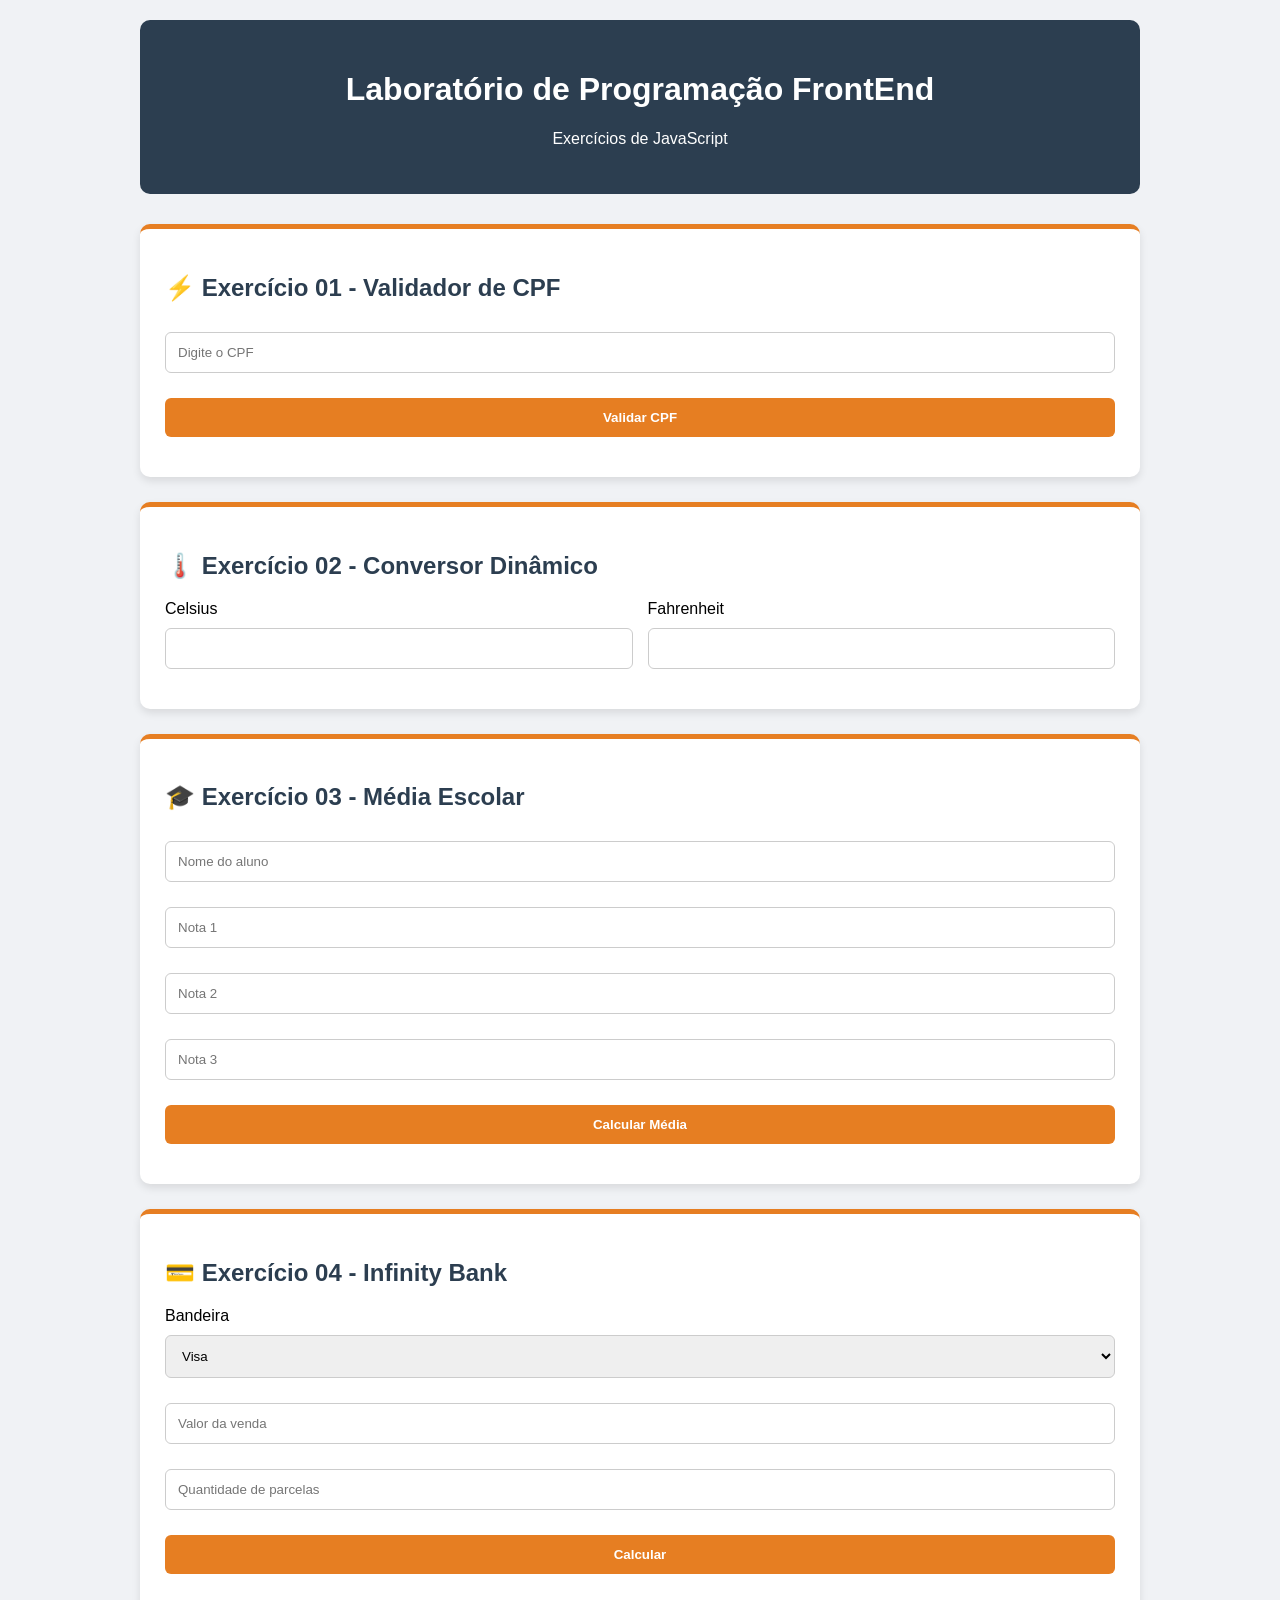
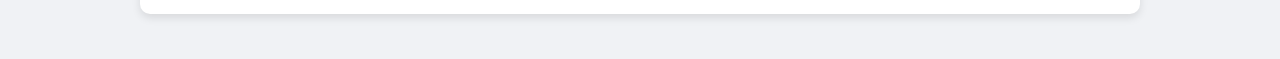
<file: daciosemana9/index.html>
<!DOCTYPE html>
<html lang="pt-br">
<head>
<meta charset="UTF-8">
<meta name="viewport" content="width=device-width, initial-scale=1.0">
<title>Atividade Prática JavaScript</title>

<link rel="stylesheet" href="style.css">
</head>

<body>

<div class="container">

<header>
    <h1>Laboratório de Programação FrontEnd</h1>
    <p>Exercícios de JavaScript</p>
</header>


<div class="card">

    <h2>⚡ Exercício 01 - Validador de CPF</h2>

    <input type="text" id="cpf" placeholder="Digite o CPF">

    <button onclick="validarCPF()">Validar CPF</button>

    <div id="resultadoCPF"></div>

</div>


<div class="card">

    <h2>🌡️ Exercício 02 - Conversor Dinâmico</h2>

    <div class="campo-duplo">

        <div>
            <label>Celsius</label>
            <input type="number" id="celsius" step="0.1">
        </div>

        <div>
            <label>Fahrenheit</label>
            <input type="number" id="fahrenheit" step="0.1">
        </div>

    </div>

</div>


<div class="card">

    <h2>🎓 Exercício 03 - Média Escolar</h2>

    <input type="text" id="nomeAluno" placeholder="Nome do aluno">

    <input type="number" id="nota1" placeholder="Nota 1">

    <input type="number" id="nota2" placeholder="Nota 2">

    <input type="number" id="nota3" placeholder="Nota 3">

    <button onclick="calcularMedia()">Calcular Média</button>

    <div id="resultadoMedia"></div>

</div>


<div class="card">

    <h2>💳 Exercício 04 - Infinity Bank</h2>

    <label>Bandeira</label>

    <select id="bandeira">
        <option value="visa">Visa</option>
        <option value="master">Master</option>
        <option value="elo">Elo</option>
    </select>

    <input type="number" id="valorVenda" placeholder="Valor da venda">

    <input type="number" id="parcelas" placeholder="Quantidade de parcelas">

    <button onclick="calcularVenda()">Calcular</button>

    <div id="resultadoBanco"></div>

</div>

</div>

<script src="script.js"></script>

</body>
</html>
</file>
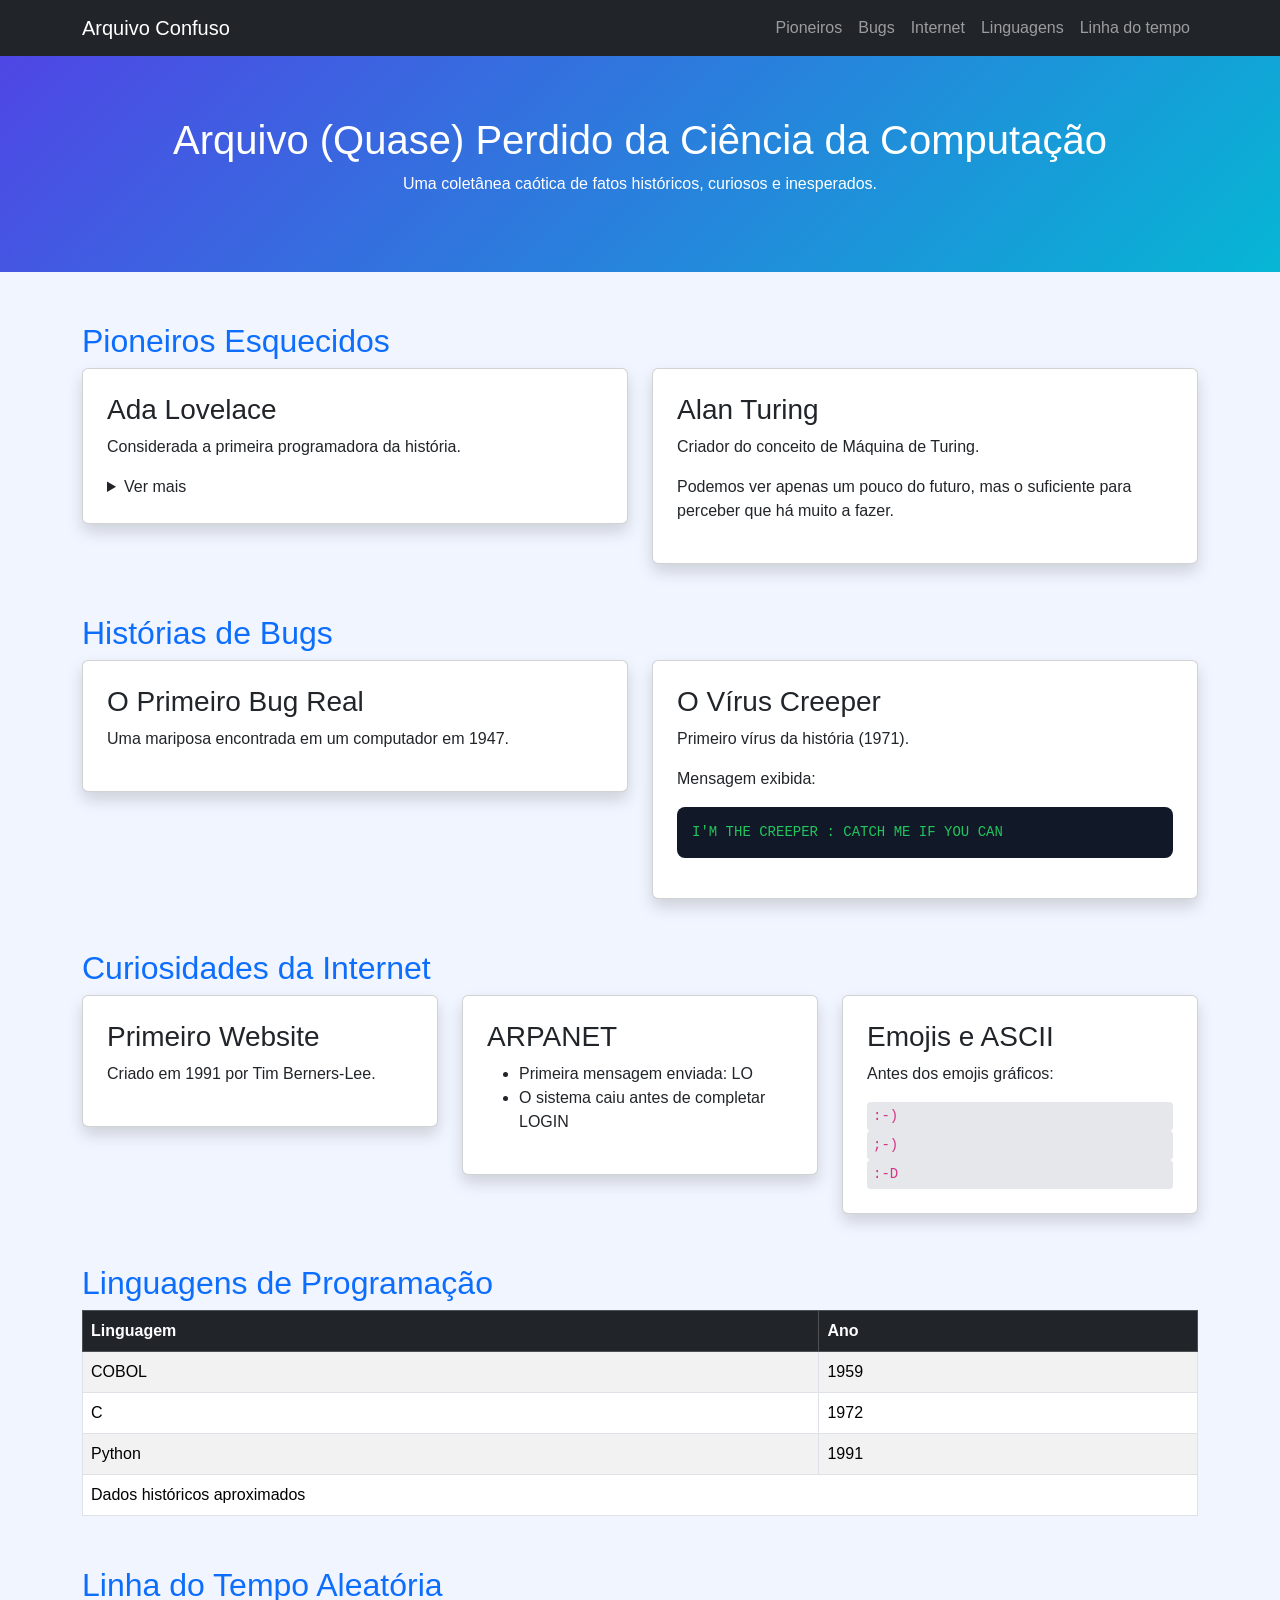
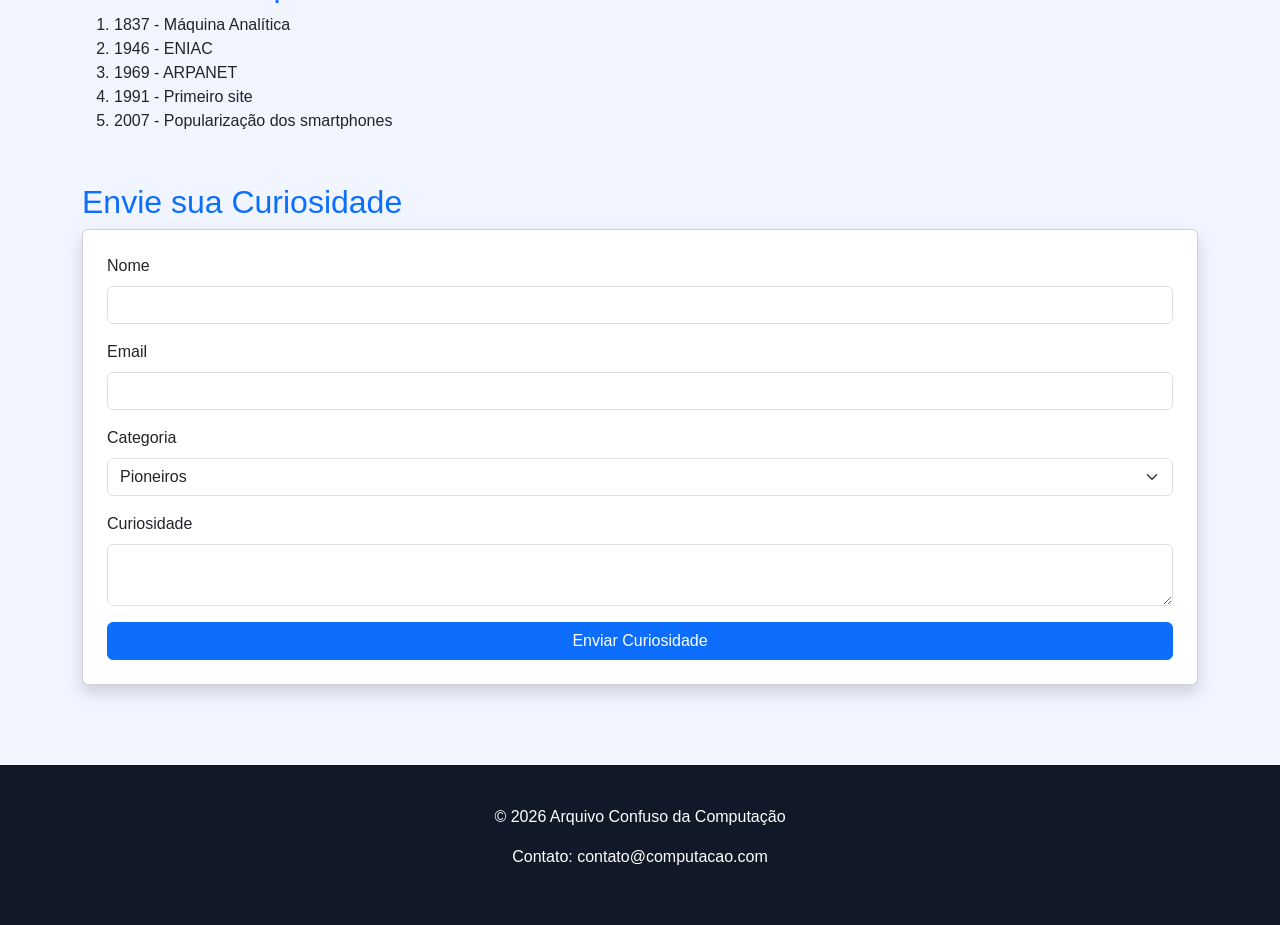
<file: trabalho boot/index.html>
<!DOCTYPE html>
<html lang="pt-br">

<head>

<meta charset="UTF-8">
<meta name="description" content="Curiosidades e fatos históricos da Ciência da Computação">
<meta name="author" content="Portal Computação">
<meta name="viewport" content="width=device-width, initial-scale=1.0">

<title>Arquivo Confuso da Computação</title>

<link href="https://cdn.jsdelivr.net/npm/bootstrap@5.3.2/dist/css/bootstrap.min.css" rel="stylesheet">

<style>

body{
background:#f1f5ff;
font-family:Arial, Helvetica, sans-serif;
}

header{
padding:60px;
text-align:center;
background:linear-gradient(135deg,#4f46e5,#06b6d4);
color:white;
}

section{
margin-top:50px;
}

.card{
transition:0.3s;
}

.card:hover{
transform:scale(1.03);
}

code{
background:#e5e7eb;
padding:4px 6px;
border-radius:4px;
}

pre{
background:#111827;
color:#22c55e;
padding:15px;
border-radius:8px;
}

footer{
margin-top:80px;
padding:40px;
background:#111827;
color:white;
text-align:center;
}

</style>

</head>

<body>

<nav class="navbar navbar-expand-lg navbar-dark bg-dark">

<div class="container">

<a class="navbar-brand" href="#">Arquivo Confuso</a>

<button class="navbar-toggler" data-bs-toggle="collapse" data-bs-target="#menu">

<span class="navbar-toggler-icon"></span>

</button>

<div class="collapse navbar-collapse" id="menu">

<ul class="navbar-nav ms-auto">

<li class="nav-item">
<a class="nav-link" href="#pioneiros">Pioneiros</a>
</li>

<li class="nav-item">
<a class="nav-link" href="#bugs">Bugs</a>
</li>

<li class="nav-item">
<a class="nav-link" href="#internet">Internet</a>
</li>

<li class="nav-item">
<a class="nav-link" href="#linguagens">Linguagens</a>
</li>

<li class="nav-item">
<a class="nav-link" href="#linha-do-tempo">Linha do tempo</a>
</li>

</ul>

</div>

</div>

</nav>


<header>

<h1>Arquivo (Quase) Perdido da Ciência da Computação</h1>

<p>Uma coletânea caótica de fatos históricos, curiosos e inesperados.</p>

</header>


<div class="container">


<section id="pioneiros">

<h2 class="text-primary">Pioneiros Esquecidos</h2>

<div class="row">

<div class="col-md-6">

<div class="card p-4 shadow">

<h3>Ada Lovelace</h3>

<p>Considerada a primeira programadora da história.</p>

<details>

<summary>Ver mais</summary>

<p>Ela escreveu um algoritmo para a Máquina Analítica no século XIX.</p>

</details>

</div>

</div>

<div class="col-md-6">

<div class="card p-4 shadow">

<h3>Alan Turing</h3>

<p>Criador do conceito de Máquina de Turing.</p>

<blockquote>

Podemos ver apenas um pouco do futuro, mas o suficiente para perceber que há muito a fazer.

</blockquote>

</div>

</div>

</div>

</section>


<section id="bugs">

<h2 class="text-primary">Histórias de Bugs</h2>

<div class="row">

<div class="col-md-6">

<div class="card p-4 shadow">

<h3>O Primeiro Bug Real</h3>

<p>Uma mariposa encontrada em um computador em 1947.</p>

</div>

</div>

<div class="col-md-6">

<div class="card p-4 shadow">

<h3>O Vírus Creeper</h3>

<p>Primeiro vírus da história (1971).</p>

<p>Mensagem exibida:</p>

<pre>
I'M THE CREEPER : CATCH ME IF YOU CAN
</pre>

</div>

</div>

</div>

</section>


<section id="internet">

<h2 class="text-primary">Curiosidades da Internet</h2>

<div class="row">

<div class="col-md-4">

<div class="card p-4 shadow">

<h3>Primeiro Website</h3>

<p>Criado em 1991 por Tim Berners-Lee.</p>

</div>

</div>

<div class="col-md-4">

<div class="card p-4 shadow">

<h3>ARPANET</h3>

<ul>

<li>Primeira mensagem enviada: LO</li>
<li>O sistema caiu antes de completar LOGIN</li>

</ul>

</div>

</div>

<div class="col-md-4">

<div class="card p-4 shadow">

<h3>Emojis e ASCII</h3>

<p>Antes dos emojis gráficos:</p>

<code>:-)</code>
<code>;-)</code>
<code>:-D</code>

</div>

</div>

</div>

</section>

<section id="linguagens">

<h2 class="text-primary">Linguagens de Programação</h2>

<table class="table table-striped table-bordered">

<thead class="table-dark">

<tr>
<th>Linguagem</th>
<th>Ano</th>
</tr>

</thead>

<tbody>

<tr>
<td>COBOL</td>
<td>1959</td>
</tr>

<tr>
<td>C</td>
<td>1972</td>
</tr>

<tr>
<td>Python</td>
<td>1991</td>
</tr>

</tbody>

<tfoot>

<tr>
<td colspan="2">Dados históricos aproximados</td>
</tr>

</tfoot>

</table>

</section>


<section id="linha-do-tempo">

<h2 class="text-primary">Linha do Tempo Aleatória</h2>

<ol>

<li>1837 - Máquina Analítica</li>
<li>1946 - ENIAC</li>
<li>1969 - ARPANET</li>
<li>1991 - Primeiro site</li>
<li>2007 - Popularização dos smartphones</li>

</ol>

</section>


<section id="formulario">

<h2 class="text-primary">Envie sua Curiosidade</h2>

<form class="card p-4 shadow">

<div class="mb-3">

<label class="form-label">Nome</label>

<input type="text" class="form-control">

</div>

<div class="mb-3">

<label class="form-label">Email</label>

<input type="email" class="form-control">

</div>

<div class="mb-3">

<label class="form-label">Categoria</label>

<select class="form-select">

<option>Pioneiros</option>
<option>Bugs</option>
<option>Internet</option>
<option>Linguagens</option>

</select>

</div>

<div class="mb-3">

<label class="form-label">Curiosidade</label>

<textarea class="form-control"></textarea>

</div>

<button class="btn btn-primary">

Enviar Curiosidade

</button>

</form>

</section>


</div>


<footer>

<p>© 2026 Arquivo Confuso da Computação</p>

<p>Contato: contato@computacao.com</p>

</footer>


<script src="https://cdn.jsdelivr.net/npm/bootstrap@5.3.2/dist/js/bootstrap.bundle.min.js"></script>

</body>

</html>
</file>
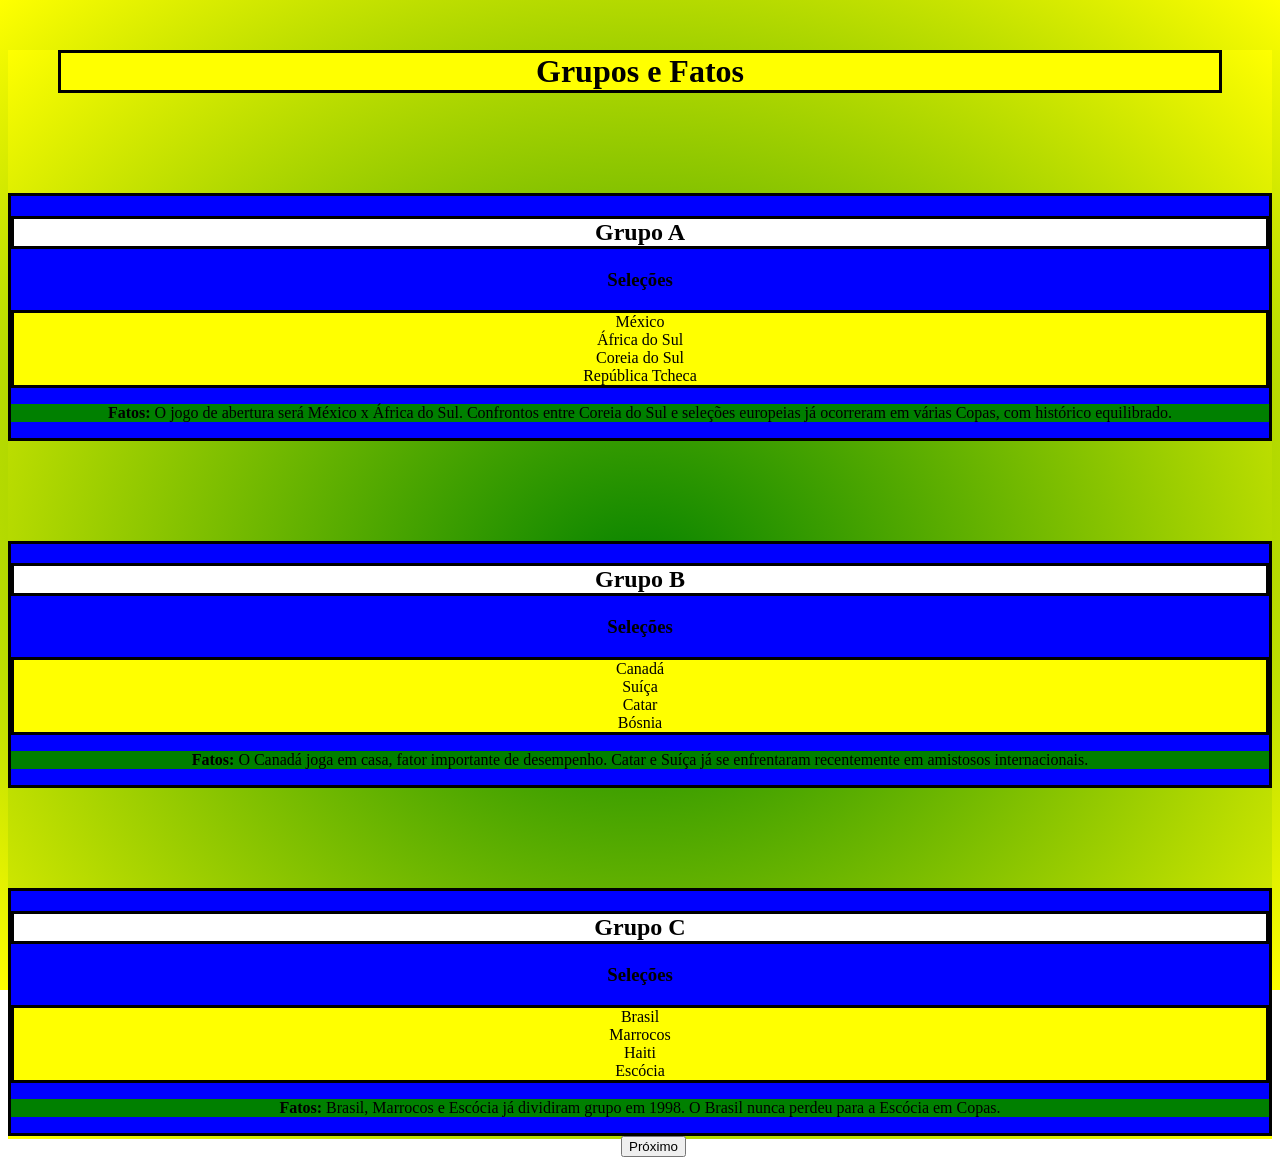
<file: PROVAS/corrigida dia 2/index.html>
<!DOCTYPE html>
<html lang="en">
<head>
    
    <meta charset="UTF-8">
    <meta name="viewport" content="width=device-width, initial-scale=1.0">
    <link rel="stylesheet" href="style.css">
    <title>prova</title>

</head>
<body>
 
    <h1>Grupos e Fatos</h1>

     <div class="container" id="conteudo">
    <div class="grupo">
        <h2>  Grupo A</h2>
        <h3>  Seleções</h3>
        <ul>
            <li>México</li>
            <li>África do Sul</li>
            <li>Coreia do Sul</li>
            <li>República Tcheca</li>
        </ul>
        <p><strong>Fatos:</strong> O jogo de abertura será México x África do Sul. Confrontos entre Coreia do Sul e seleções europeias já ocorreram em várias Copas, com histórico equilibrado.</p>
    </div>

    
    <div class="grupo">
        <h2>Grupo B</h2>
        <h3>Seleções</h3>
        <ul>
            <li>Canadá</li>
            <li>Suíça</li>
            <li>Catar</li>
            <li>Bósnia</li>
        </ul>
        <p><strong>Fatos:</strong> O Canadá joga em casa, fator importante de desempenho. Catar e Suíça já se enfrentaram recentemente em amistosos internacionais.</p>
    </div>

    
    <div class="grupo">
        <h2>Grupo C</h2>
        <h3>Seleções</h3>
        <ul>
            <li>Brasil</li>
            <li>Marrocos</li>
            <li>Haiti</li>
            <li>Escócia</li>
        </ul>
        <p><strong>Fatos:</strong> Brasil, Marrocos e Escócia já dividiram grupo em 1998. O Brasil nunca perdeu para a Escócia em Copas.</p>
    </div>    
    </div>
    <button onclick="proximo()">Próximo</button>
    
    <script>
        let alternado = false;

        function proximo() {
            const conteudo = document.getElementById("conteudo");

            if (!alternado) {
                conteudo.innerHTML = `
                    <div class="grupo">
                        <h2>Grupo D</h2>
                        <ul>
                            <li>Estados Unidos</li>
                            <li>Paraguai</li>
                            <li>Austrália</li>
                            <li>Turquia</li>
                        </ul>
                        <details>
                            <summary>Saiba mais</summary>
                            <p>EUA jogam em casa. Austrália enfrenta sul-americanos com frequência.</p>
                        </details>
                    </div>

                    <div class="grupo">
                        <h2>Grupo E</h2>
                        <ul>
                            <li>Alemanha</li>
                            <li>Equador</li>
                            <li>Costa do Marfim</li>
                            <li>Curaçao</li>
                        </ul>
                        <details>
                            <summary>Saiba mais</summary>
                            <p>Alemanha costuma dominar grupos. Times físicos semelhantes.</p>
                        </details>
                    </div>

                    <div class="grupo">
                        <h2>Grupo F</h2>
                        <ul>
                            <li>Holanda</li>
                            <li>Japão</li>
                            <li>Tunísia</li>
                            <li>Suécia</li>
                        </ul>
                        <details>
                            <summary>Saiba mais</summary>
                            <p>Grupo com seleções tradicionais e equilibradas.</p>
                        </details>
                    </div>
                `;
            } else {
                location.reload();
            }

            alternado = !alternado;
        }
    </script>
</body>
</html>
</file>
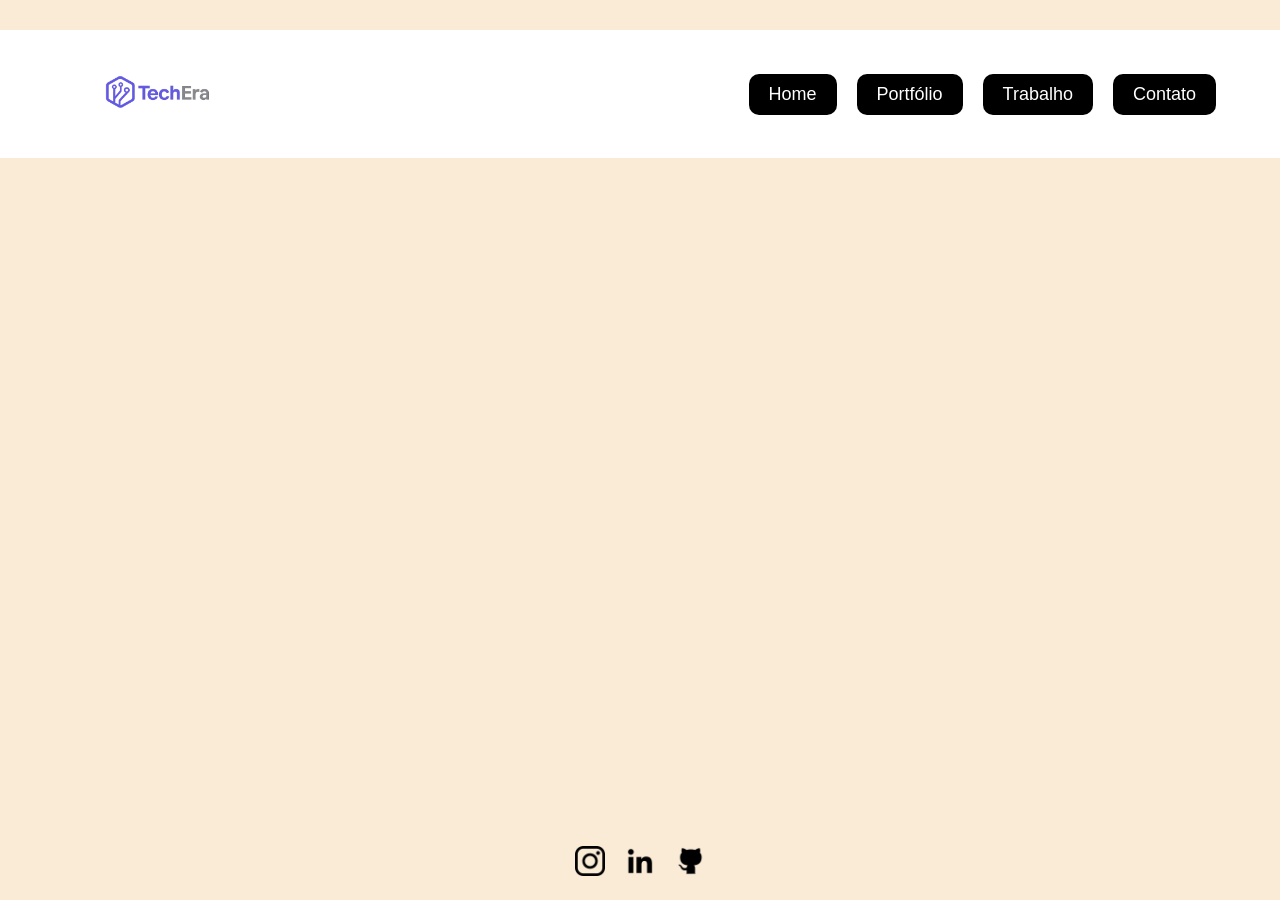
<file: contato.html>
<!DOCTYPE html>
<html lang="pt-br">
<head>
<meta charset="UTF-8">
<meta name="viewport" content="width=device-width, initial-scale=1.0">
<title>Trabalho</title>

<style>

*{
    margin:0;
    padding:0;
    box-sizing:border-box;
}

body{
    background-color: antiquewhite;
    font-family: Arial, Helvetica, sans-serif;
    display: flex;
    flex-direction: column;
    min-height: 100vh;
}


.menu{
    background-color: white;
    display: flex;
    justify-content: space-between;
    align-items: center;
    padding: 05%;
    height: 120px; 
    margin-top: 30px;

}

.menu img{
    height: 150px;
    width: auto;
    margin-left: 20px;
}



.menu nav ul{
    display: flex;
    list-style: none;
    gap: 20px;
}

.menu nav ul li{
    background-color: black;
    padding: 10px 20px;
    border-radius: 10px;
}

.menu nav ul li a{
    text-decoration: none;
    color: white;
    font-size: 18px;
}


.info{
    margin-top: auto;
    display: flex;
    justify-content: center;
    gap: 20px;
    padding: 20px;
}

.info img{
    width: 30px;
    transition: 0.3s;
}

.info img:hover{
    transform: scale(1.1);
}


@media (max-width: 768px){

    .menu{
        flex-direction: column;
        height: auto;
        padding: 20px;
        gap: 15px;
    }

    .menu nav ul{
        flex-direction: column;
        align-items: center;
    }

}

</style>
</head>

<body>

<div class="menu">
    <img src="./imagens/logo.png" alt="logo">
    <nav>
        <ul>
            <li><a href="home.html">Home</a></li>
            <li><a href="portifolio.html">Portfólio</a></li>
            <li><a href="trabalho.html">Trabalho</a></li>
            <li><a href="contato.html">Contato</a></li>
        </ul>
    </nav>
</div>

<div class="info">
    <a href="https://www.instagram.com/tech.era.dev"><img src="./imagens/logotipo-do-instagram.png" alt="instagram"></a>   
    <a href="https://www.linkedin.com/in/daniel-souza-santos-263b63238/"><img src="./imagens/linkedin.png" alt="linkedin"></a>
    <a href="https://github.com/nielvbsouza"><img src="./imagens/github.png" alt="github"></a>
</div>

</body>
</html>
</file>
<file: daciosemana9/style.css>
:root{
    --primary:#2c3e50;
    --accent:#e67e22;
    --bg:#f0f2f5;
    --card:#ffffff;
}

body{
    font-family: Arial, Helvetica, sans-serif;
    background: var(--bg);
    margin:0;
    padding:20px;
}

.container{
    max-width: 1000px;
    margin:auto;
}

header{
    background: var(--primary);
    color:white;
    padding:30px;
    border-radius:10px;
    text-align:center;
    margin-bottom:30px;
}

.card{
    background:var(--card);
    padding:25px;
    margin-bottom:25px;
    border-radius:10px;
    border-top:5px solid var(--accent);
    box-shadow:0 4px 8px rgba(0,0,0,0.1);
}

h2{
    color:var(--primary);
}

input,
select,
button{
    width:100%;
    padding:12px;
    margin-top:10px;
    margin-bottom:15px;
    border-radius:6px;
    border:1px solid #ccc;
    box-sizing:border-box;
}

button{
    background:var(--accent);
    color:white;
    border:none;
    cursor:pointer;
    font-weight:bold;
}

button:hover{
    opacity:0.9;
}

.resultado{
    padding:15px;
    border-radius:6px;
    font-weight:bold;
    margin-top:10px;
}

.verde{
    background:#d4edda;
    color:green;
}

.vermelho{
    background:#f8d7da;
    color:red;
}

.azul{
    background:#d1ecf1;
    color:blue;
}

.campo-duplo{
    display:grid;
    grid-template-columns:1fr 1fr;
    gap:15px;
}

@media(max-width:700px){

    .campo-duplo{
        grid-template-columns:1fr;
    }

}
</file>
<file: PROVAS/corrigida dia 2/style.css>
html,body{
    background-image: radial-gradient(green,yellow); 
    background-repeat: no-repeat;
    background-size: 100%;

    height: 110%;
    h1{
        text-align: center;
        border-style: solid;
        background-color:yellow;
        margin: 50px;
    }
    .grupo{
        background-color: blue;
        border-style: solid;
        h2{background-color: white;
        border-style: solid;}
        h3{background-color: blue;}
        p{background-color: green;}

    margin-top: 100px;
    text-align: center;
        ul {padding: 0;

        li {
            list-style-type: none;
            display: block;
            text-align: center;}
            background-color: yellow;
            border-style: solid;
        }
    }
    button{
        margin-left: 48.5%;
    }
  }
</file>
